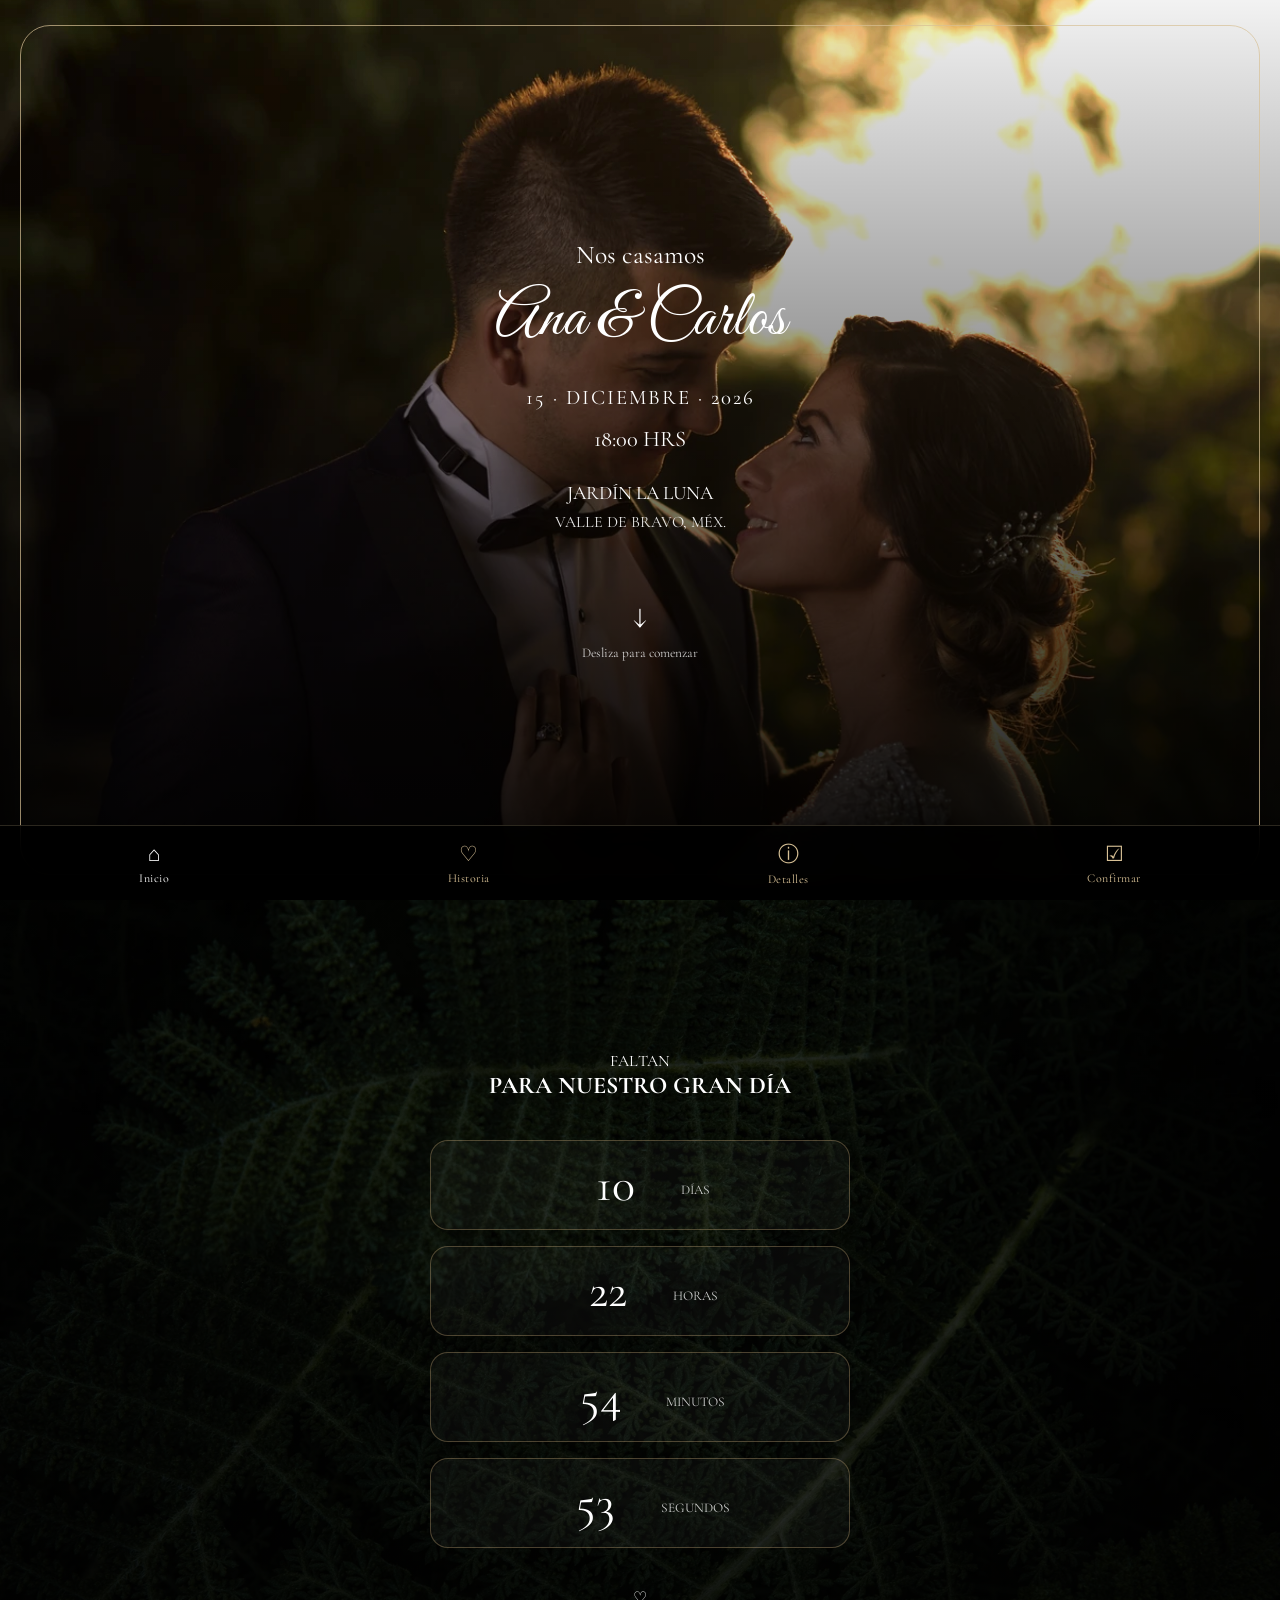
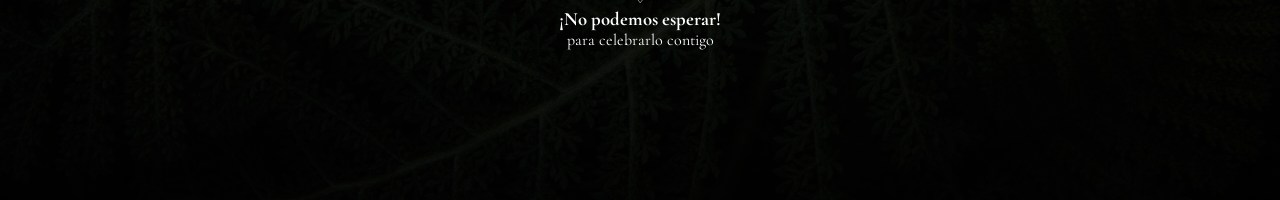
<file: index.html>
<!DOCTYPE html>
<html lang="es">
<head>
<meta charset="UTF-8">
<meta name="viewport" content="width=device-width, initial-scale=1.0">
<title>Invitación Digital</title>
<link rel="manifest" href="manifest.json">
<link rel="stylesheet" href="css/style.css">
<link href="https://fonts.googleapis.com/css2?family=Cormorant+Garamond:wght@300;400;600&family=Great+Vibes&display=swap" rel="stylesheet">
</head>
<body>

<section class="hero">
<div class="overlay"></div>
<div class="frame"></div>
<div class="content">
<p class="subtitle">Nos casamos</p>
<h1>Ana & Carlos</h1>
<div class="date">15 · DICIEMBRE · 2026</div>
<div class="hour">18:00 HRS</div>
<div class="place">JARDÍN LA LUNA<span>VALLE DE BRAVO, MÉX.</span></div>
<div class="scroll-indicator">↓</div>
<small>Desliza para comenzar</small>
</div>
</section>

<section class="countdown-screen">
<div class="countdown-content">
<div class="countdown-title">
<span>FALTAN</span>
<h2>PARA NUESTRO GRAN DÍA</h2>
</div>

<div class="counter">
<div class="counter-box"><span id="days">000</span><small>DÍAS</small></div>
<div class="counter-box"><span id="hours">00</span><small>HORAS</small></div>
<div class="counter-box"><span id="minutes">00</span><small>MINUTOS</small></div>
<div class="counter-box"><span id="seconds">00</span><small>SEGUNDOS</small></div>
</div>

<div class="footer-message">
<div class="heart">♡</div>
<h3>¡No podemos esperar!</h3>
<p>para celebrarlo contigo</p>
</div>
</div>
</section>

<nav class="bottom-nav">

    <a href="index.html" class="nav-item active">
        <span class="icon">⌂</span>
        <span class="label">Inicio</span>
    </a>

    <a href="historia.html" class="nav-item">
        <span class="icon">♡</span>
        <span class="label">Historia</span>
    </a>

    <a href="detalles.html" class="nav-item">
        <span class="icon">ⓘ</span>
        <span class="label">Detalles</span>
    </a>

    <a href="confirmar.html" class="nav-item">
        <span class="icon">☑</span>
        <span class="label">Confirmar</span>
    </a>

</nav>

<script src="app.js"></script>
</body>
</html>
</file>
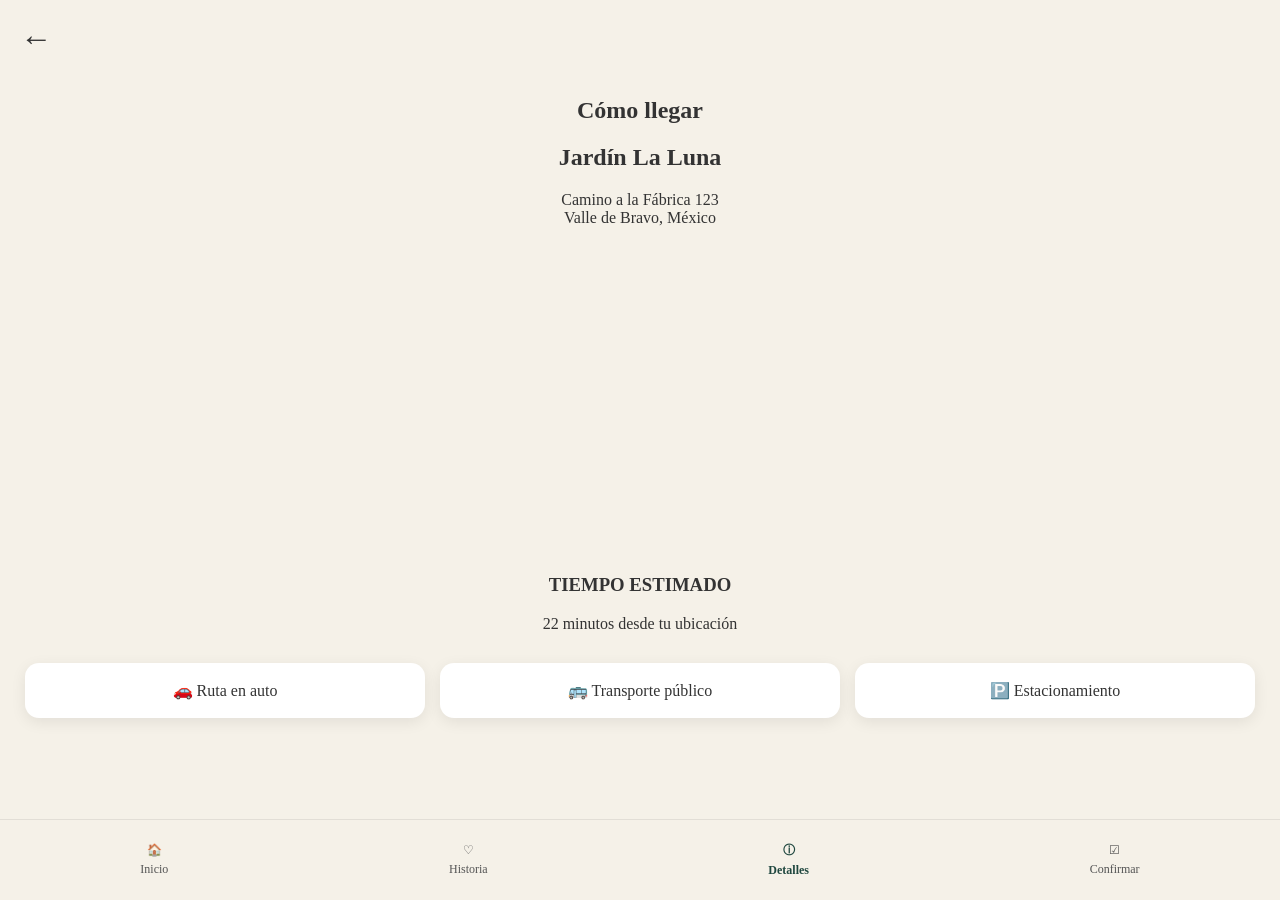
<file: mapa.html>
<!DOCTYPE html>
<html lang="es">

<head>

<meta charset="UTF-8">
<meta name="viewport" content="width=device-width, initial-scale=1">

<title>Cómo llegar</title>

<link rel="stylesheet" href="css/mapa.css">

</head>

<body>

<header class="top-bar">

    <a href="detalles.html" class="back-btn">

        ←

    </a>

</header>

<section class="map-page">

    <h1>Cómo llegar</h1>

    <h2>Jardín La Luna</h2>

    <p>
        Camino a la Fábrica 123<br>
        Valle de Bravo, México
    </p>

    <div class="map-container">

        <iframe
            src="https://maps.google.com/maps?q=Valle%20de%20Bravo&t=&z=15&ie=UTF8&iwloc=&output=embed"
            loading="lazy">
        </iframe>

    </div>

    <div class="travel-info">

        <h3>TIEMPO ESTIMADO</h3>

        <p>22 minutos desde tu ubicación</p>

    </div>

    <div class="routes">

        <a
        href="https://www.google.com/maps/dir/?api=1&destination=Valle+de+Bravo"
        target="_blank">

            🚗
            <span>Ruta en auto</span>

        </a>

        <a
        href="https://maps.google.com"
        target="_blank">

            🚌
            <span>Transporte público</span>

        </a>

        <a
        href="https://maps.google.com"
        target="_blank">

            🅿️
            <span>Estacionamiento</span>

        </a>

    </div>

</section>

<nav class="bottom-nav">

    <a href="index.html">🏠<span>Inicio</span></a>

    <a href="historia.html">♡<span>Historia</span></a>

    <a href="detalles.html" class="active">ⓘ<span>Detalles</span></a>

    <a href="confirmar.html">☑<span>Confirmar</span></a>

</nav>

</body>
</html>
</file>
<file: css/style.css>
*{margin:0;padding:0;box-sizing:border-box}
body{background:#000;color:#fff;font-family:'Cormorant Garamond',serif}
*{
    margin:0;
    padding:0;
    box-sizing:border-box;
}

body{
    background:#000000;
    overflow-x:hidden;
    color:#fff;
    font-family:'Cormorant Garamond',serif;
}
html{
    scroll-behavior:smooth;
}
/* ===================================
   HERO / PORTADA
=================================== */

.hero{

    min-height:100vh;

    position:relative;

    overflow:hidden;

    display:flex;
    justify-content:center;
    align-items:center;
}

/* Imagen */

.hero::before{

    content:"";

    position:absolute;

    inset:0;

    background-image:url('../images/novios.webp');
    background-size:cover;
    background-position:center 15%;
    background-repeat:no-repeat;

    filter:
        brightness(1.15)
        contrast(1.05);

    z-index:0;
}
/* Degradado elegante */

.hero::after{

    content:"";

    position:absolute;

    inset:0;

    background:
    linear-gradient(
        to bottom,

        rgba(0,0,0,.05) 0%,
        rgba(0,0,0,.85) 90%,
        rgba(0,0,0,1) 100%
    );

    z-index:1;
}

/* Marco */

.frame{

    position:absolute;

    top:25px;
    left:20px;
    right:20px;
    bottom:25px;

    border:1px solid rgba(216,193,150,.65);

    border-radius:30px;

    z-index:3;
}

/* Contenido */

.content{

    position:relative;

    z-index:4;

    text-align:center;

    padding:30px;
}

.subtitle{

    font-size:1.6rem;

    margin-bottom:10px;
}

h1{

    font-family:'Great Vibes',cursive;

    font-size:4rem;

    font-weight:400;

    margin-bottom:25px;
}

.date{

    font-size:1.3rem;

    letter-spacing:2px;

    margin-bottom:15px;
}

.hour{

    font-size:1.4rem;

    margin-bottom:25px;
}

.place{

    font-size:1.2rem;

    line-height:1.7;
}

.place span{

    display:block;

    font-size:1rem;

    opacity:.9;
}

.scroll-indicator{

    font-size:2rem;

    margin-top:60px;

    animation:float 2s infinite;
}

small{

    display:block;

    margin-top:10px;

    opacity:.8;
}

/* Animación flecha */

@keyframes float{

    0%,100%{
        transform:translateY(0);
    }

    50%{
        transform:translateY(10px);
    }
}

/* ===================================
   CUENTA REGRESIVA
=================================== */

.countdown-screen{

    min-height:100vh;

    position:relative;

    overflow:hidden;

    display:flex;
    justify-content:center;
    align-items:center;

    padding:40px 25px;
}

/* Imagen de fondo */

.countdown-screen::before{

    content:"";

    position:absolute;
    inset:0;

    background-image:url('../images/contador.webp');

    background-size:cover;
    background-position:center;
    background-repeat:no-repeat;

    z-index:0;
}

/* Degradado oscuro */

.countdown-screen::after{

    content:"";

    position:absolute;
    inset:0;

    background:
    linear-gradient(
        to bottom,
        rgba(0,0,0,.65),
        rgba(0,0,0,.75),
        rgba(0,0,0,.90)
    );

    z-index:1;
}

/* Contenido encima */

.countdown-content{

    position:relative;

    z-index:2;

    width:100%;
    max-width:420px;

    text-align:center;
}
.overlay{

    position:absolute;
    inset:0;

    background:
    linear-gradient(
        to bottom,
        rgba(0,0,0,.00)
        rgba(0,0,0,.35)
    );

    z-index:1;
}
.frame{position:absolute;top:25px;left:20px;right:20px;bottom:25px;border:1px solid rgba(216,193,150,.7);border-radius:30px;z-index:2}
.content{position:relative;z-index:3;text-align:center;padding:30px}
.subtitle{font-size:1.6rem;margin-bottom:10px}
h1{font-family:'Great Vibes',cursive;font-size:4rem;font-weight:400;margin-bottom:25px}
.date{font-size:1.3rem;letter-spacing:2px;margin-bottom:15px}
.hour{font-size:1.4rem;margin-bottom:25px}
.place{font-size:1.2rem;line-height:1.7}
.place span{display:block;font-size:1rem;opacity:.9}
.scroll-indicator{font-size:2rem;margin-top:60px}
small{display:block;margin-top:10px;opacity:.8}

.countdown-screen{min-height:100vh;background:#08110b;padding:40px 25px;display:flex;align-items:center;justify-content:center}
.countdown-content{width:100%;max-width:420px;text-align:center}
.countdown-title{margin-bottom:40px}
.counter{display:flex;flex-direction:column;gap:16px}
.counter-box{height:90px;border:1px solid rgba(200,170,120,.35);border-radius:18px;background:rgba(255,255,255,.03);display:flex;align-items:center;justify-content:center;gap:20px}
.counter-box span{font-size:3rem;min-width:90px}
.footer-message{margin-top:40px}

.bottom-nav{

    position:fixed;

    bottom:0;
    left:0;

    width:100%;

    height:75px;

    display:flex;

    justify-content:space-around;
    align-items:center;

    background:
    rgba(0,0,0,.85);

    backdrop-filter:blur(15px);

    -webkit-backdrop-filter:blur(15px);

    border-top:
    1px solid rgba(216,193,150,.20);

    z-index:9999;
}

.nav-item{

    display:flex;

    flex-direction:column;

    align-items:center;

    justify-content:center;

    text-decoration:none;

    color:#d8c196;

    gap:4px;

    transition:.3s;
}

.nav-item .icon{

    font-size:1.3rem;
}

.nav-item .label{

    font-size:.75rem;

    letter-spacing:.5px;
}

.nav-item:hover{

    transform:translateY(-2px);

    color:#fff;
}

.nav-item.active{

    color:#fff;
}
</file>
<file: css/mapa.css>
body{

    margin:0;

    background:#f5f1e8;

    font-family:'Cormorant Garamond',serif;

    color:#333;
}

.top-bar{

    padding:20px;
}

.back-btn{

    text-decoration:none;

    color:#333;

    font-size:2rem;
}

.map-page{

    padding:0 25px 120px;

    text-align:center;
}

.map-container{

    margin-top:25px;
}

.map-container iframe{

    width:100%;

    height:300px;

    border:none;

    border-radius:18px;
}

.routes{

    display:grid;

    grid-template-columns:repeat(3,1fr);

    gap:15px;

    margin-top:30px;
}

.routes a{

    text-decoration:none;

    color:#333;

    background:white;

    padding:18px;

    border-radius:14px;

    box-shadow:
    0 4px 15px rgba(0,0,0,.08);
}
.bottom-nav{

    position:fixed;

    bottom:0;
    left:0;

    width:100%;

    height:75px;

    display:flex;

    justify-content:space-around;
    align-items:center;

    background:
    rgba(0,0,0,.85);

    backdrop-filter:blur(15px);

    -webkit-backdrop-filter:blur(15px);

    border-top:
    1px solid rgba(216,193,150,.20);

    z-index:9999;
}

.nav-item{

    display:flex;

    flex-direction:column;

    align-items:center;

    justify-content:center;

    text-decoration:none;

    color:#d8c196;

    gap:4px;

    transition:.3s;
}

.nav-item .icon{

    font-size:1.3rem;
}

.nav-item .label{

    font-size:.75rem;

    letter-spacing:.5px;
}

.nav-item:hover{

    transform:translateY(-2px);

    color:#fff;
}

.nav-item.active{

    color:#fff;
}
.bottom-nav{

    position:fixed;

    bottom:0;
    left:0;

    width:100%;

    height:80px;

    background:#f5f1e8;

    display:flex;

    justify-content:space-around;

    align-items:center;

    border-top:
    1px solid rgba(0,0,0,.08);

    z-index:100;
}

.bottom-nav a{

    display:flex;

    flex-direction:column;

    align-items:center;

    text-decoration:none;

    color:#555;

    gap:4px;

    font-size:.75rem;

    transition:.3s;
}

.bottom-nav a:hover{

    color:#1f473f;
}

.bottom-nav .active{

    color:#1f473f;

    font-weight:600;
}
</file>
